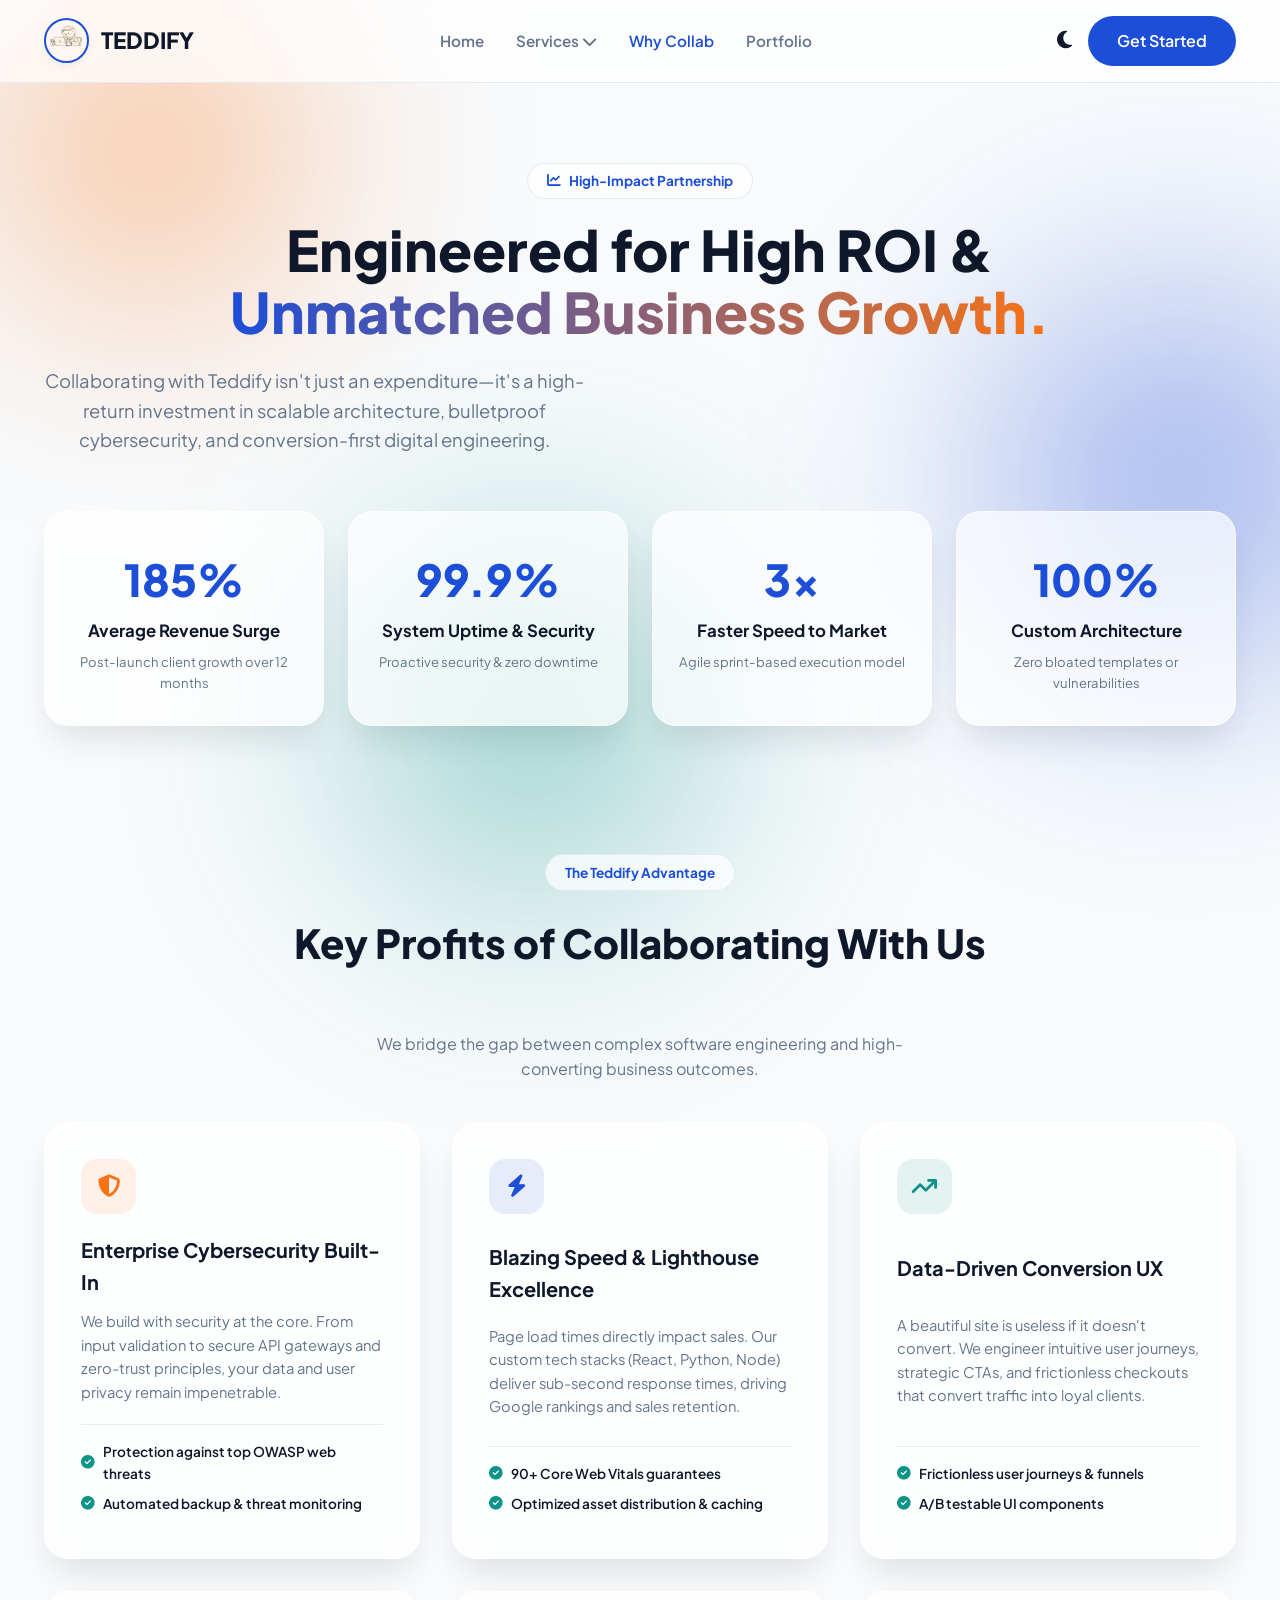
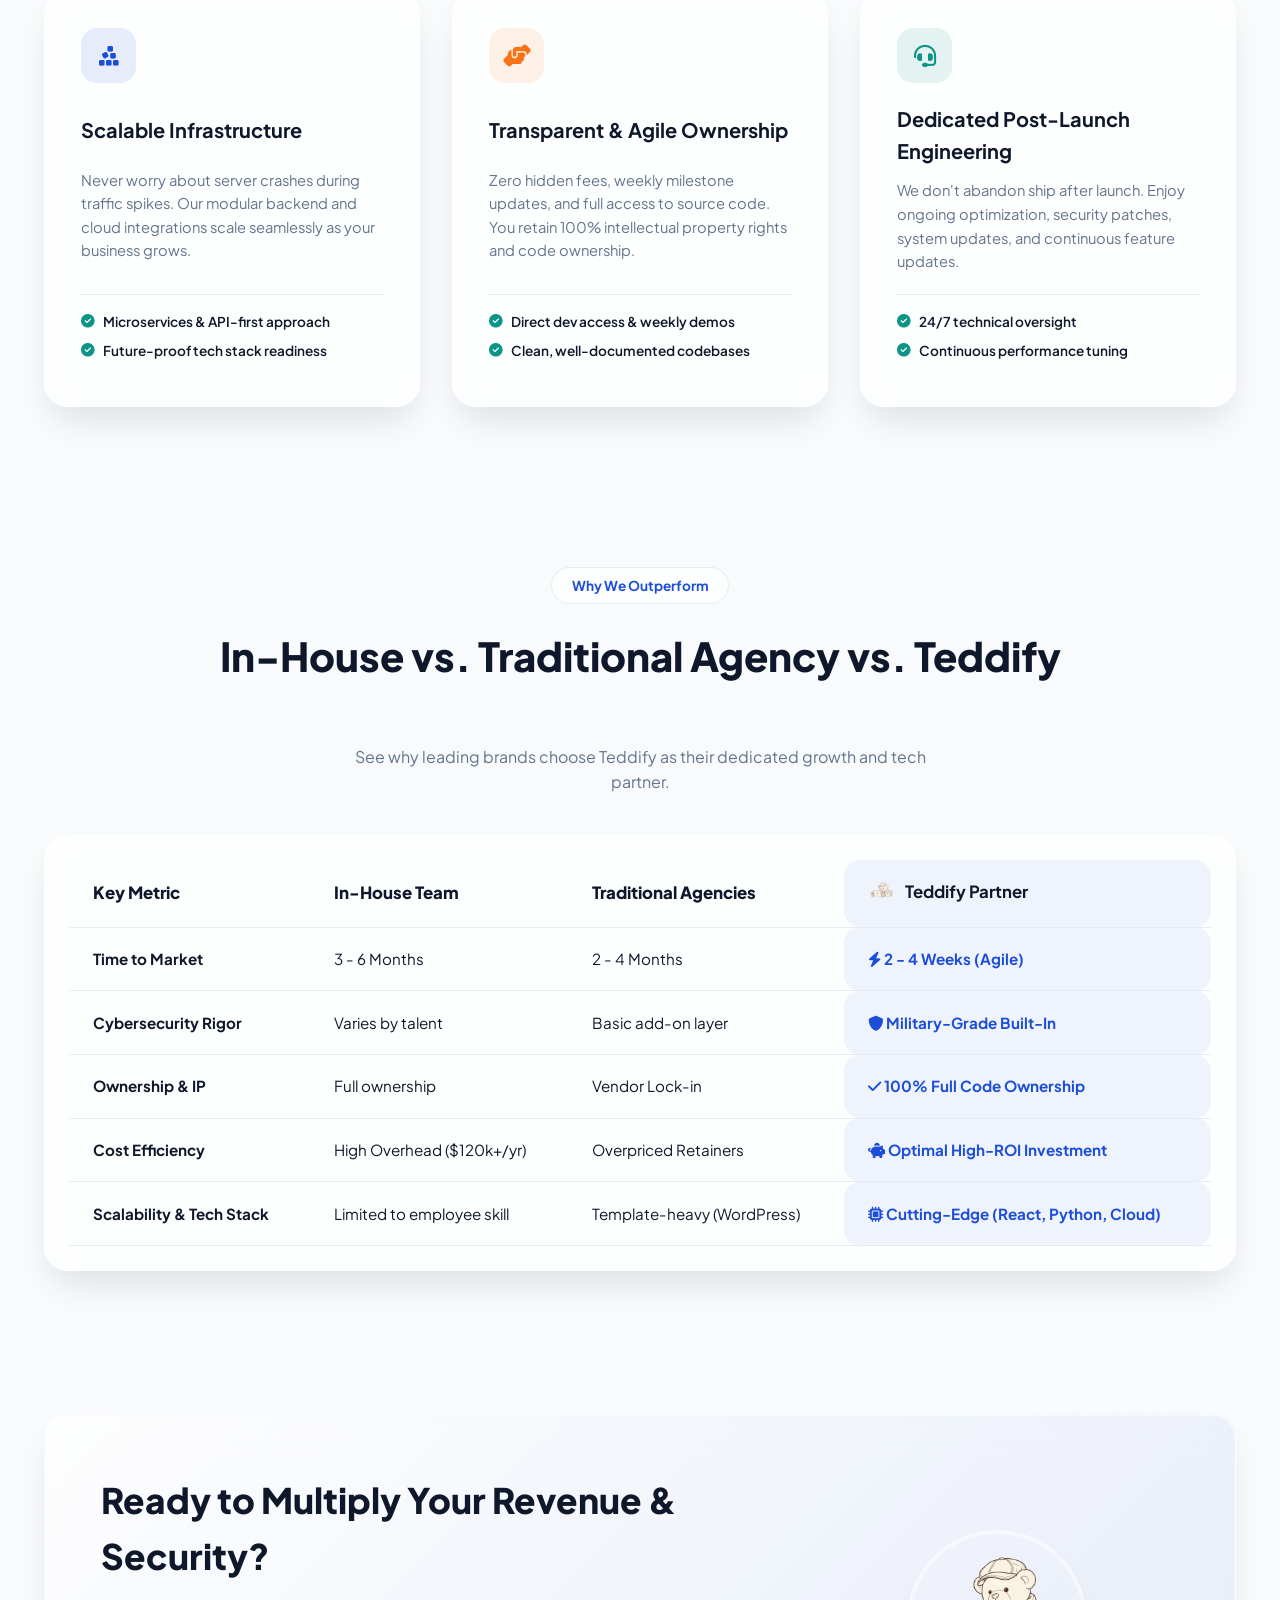
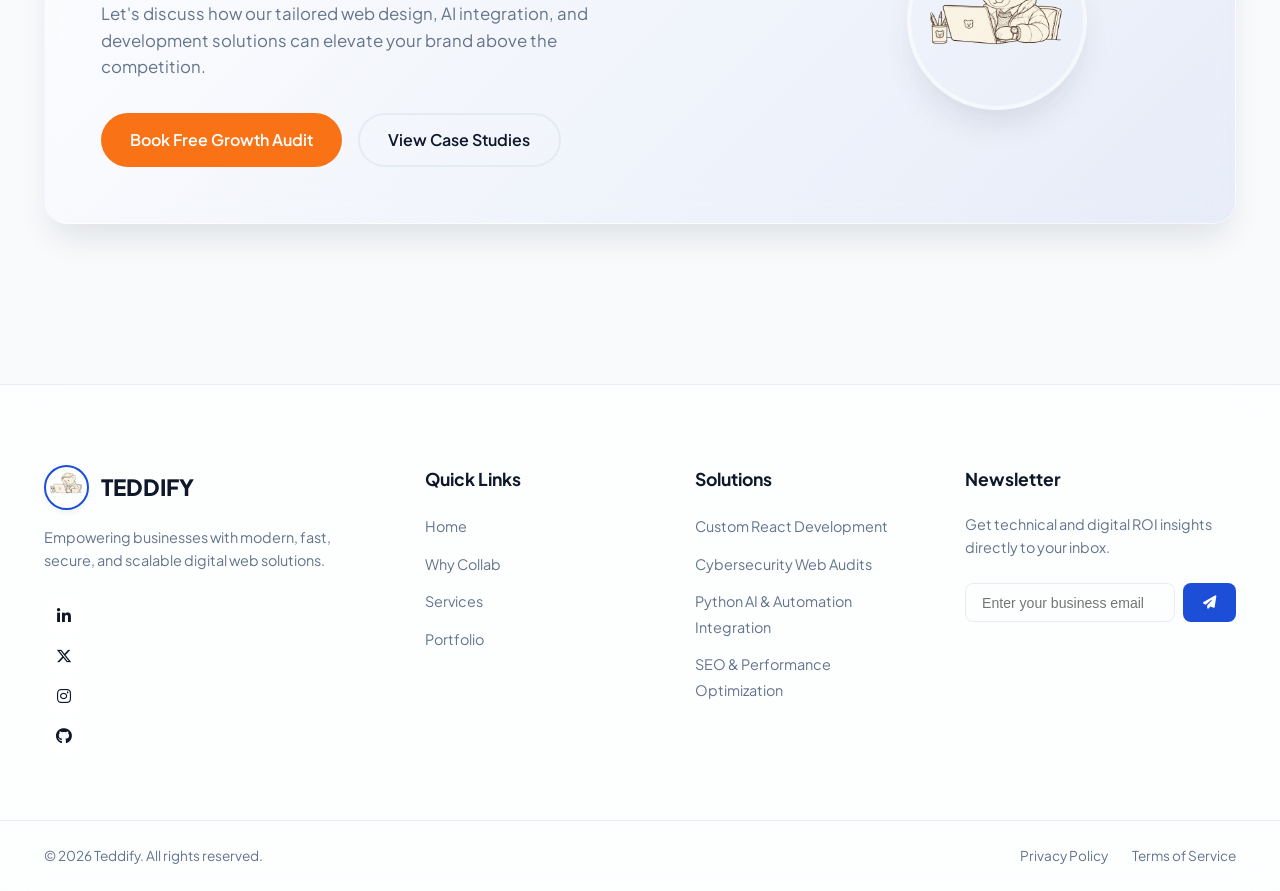
<file: Teddify_webPage/benefits.html>
<!DOCTYPE html>
<html lang="en">
<head>
    <meta charset="UTF-8">
    <meta name="viewport" content="width=device-width, initial-scale=1.0">
    <title>Benefits & ROI of Collaborating with Us | Teddify</title>
    
    <!-- Google Fonts -->
    <link rel="preconnect" href="https://fonts.googleapis.com">
    <link rel="preconnect" href="https://fonts.gstatic.com" crossorigin>
    <link href="https://fonts.googleapis.com/css2?family=Plus+Jakarta+Sans:wght@400;500;600;700;800&display=swap" rel="stylesheet">
    
    <!-- FontAwesome Premium Icons -->
    <link rel="stylesheet" href="https://cdnjs.cloudflare.com/ajax/libs/font-awesome/6.4.0/css/all.min.css">

    <!-- Custom CSS -->
    <link rel="stylesheet" href="styles.css">
</head>
<body>

    <!-- Animated Soft Mesh Background -->
    <div class="bg-shape bg-shape-1"></div>
    <div class="bg-shape bg-shape-2"></div>
    <div class="bg-shape bg-shape-3"></div>

    <!-- Header / Navigation -->
    <header class="header">
        <div class="container header-container">
            <a href="index.html" class="logo">
                <img src="Logo.png" alt="Teddify Logo" class="custom-logo">
                <span>TEDDIFY</span>
            </a>

            <nav class="nav-links">
                <a href="index.html#home" class="nav-link">Home</a>
                <div class="dropdown">
                    <a href="index.html#services" class="nav-link dropdown-toggle">
                        Services <i class="fa-solid fa-chevron-down dropdown-arrow"></i>
                    </a>
                    <div class="dropdown-menu">
                        <a href="index.html#services"><i class="fa-solid fa-laptop-code"></i> Web Design</a>
                        <a href="index.html#services"><i class="fa-solid fa-code"></i> Development</a>
                        <a href="index.html#services"><i class="fa-solid fa-magnifying-glass-chart"></i> SEO</a>
                    </div>
                </div>
                <a href="benefits.html" class="nav-link active">Why Collab</a>
                <a href="index.html#portfolio" class="nav-link">Portfolio</a>
            </nav>

            <div class="header-actions">
                <!-- Dark Mode Toggle -->
                <button class="theme-toggle" id="themeToggle" aria-label="Toggle Dark Mode">
                    <i class="fa-solid fa-moon"></i>
                </button>
                <a href="#contact" class="btn btn-primary btn-quote magnetic-btn">Get Started</a>
                <button class="mobile-toggle" id="mobileToggle" aria-label="Toggle menu">
                    <i class="fa-solid fa-bars"></i>
                </button>
            </div>
        </div>
    </header>

    <main>
        <!-- Benefits Hero Section -->
        <section class="benefits-hero">
            <div class="container">
                <div class="benefits-hero-content animate-on-scroll">
                    <span class="hero-badge"><i class="fa-solid fa-chart-line"></i> High-Impact Partnership</span>
                    <h1 class="hero-title">
                        Engineered for High ROI & <br>
                        <span class="text-gradient">Unmatched Business Growth.</span>
                    </h1>
                    <p class="hero-subtitle">
                        Collaborating with Teddify isn't just an expenditure—it's a high-return investment in scalable architecture, bulletproof cybersecurity, and conversion-first digital engineering.
                    </p>
                </div>

                <!-- Live ROI Stats Counter Grid -->
                <div class="stats-grid animate-on-scroll">
                    <div class="stat-card glass-card">
                        <div class="stat-number" data-target="185">0%</div>
                        <div class="stat-label">Average Revenue Surge</div>
                        <p class="stat-subtext">Post-launch client growth over 12 months</p>
                    </div>
                    <div class="stat-card glass-card">
                        <div class="stat-number" data-target="99.9">0%</div>
                        <div class="stat-label">System Uptime & Security</div>
                        <p class="stat-subtext">Proactive security & zero downtime</p>
                    </div>
                    <div class="stat-card glass-card">
                        <div class="stat-number" data-target="3">0x</div>
                        <div class="stat-label">Faster Speed to Market</div>
                        <p class="stat-subtext">Agile sprint-based execution model</p>
                    </div>
                    <div class="stat-card glass-card">
                        <div class="stat-number" data-target="100">0%</div>
                        <div class="stat-label">Custom Architecture</div>
                        <p class="stat-subtext">Zero bloated templates or vulnerabilities</p>
                    </div>
                </div>
            </div>
        </section>

        <!-- Key Profit & Strategic Benefits Section -->
        <section class="key-benefits-section">
            <div class="container">
                <div class="section-header text-center animate-on-scroll">
                    <span class="section-badge">The Teddify Advantage</span>
                    <h2 class="section-title">Key Profits of Collaborating With Us</h2>
                    <p class="section-subtitle">We bridge the gap between complex software engineering and high-converting business outcomes.</p>
                </div>

                <div class="benefits-grid">
                    <!-- Benefit Card 1 -->
                    <div class="benefit-card glass-card animate-on-scroll">
                        <div class="benefit-icon-box icon-orange">
                            <i class="fa-solid fa-shield-halved"></i>
                        </div>
                        <h3>Enterprise Cybersecurity Built-In</h3>
                        <p>We build with security at the core. From input validation to secure API gateways and zero-trust principles, your data and user privacy remain impenetrable.</p>
                        <ul class="benefit-bullets">
                            <li><i class="fa-solid fa-circle-check"></i> Protection against top OWASP web threats</li>
                            <li><i class="fa-solid fa-circle-check"></i> Automated backup & threat monitoring</li>
                        </ul>
                    </div>

                    <!-- Benefit Card 2 -->
                    <div class="benefit-card glass-card animate-on-scroll">
                        <div class="benefit-icon-box icon-blue">
                            <i class="fa-solid fa-bolt"></i>
                        </div>
                        <h3>Blazing Speed & Lighthouse Excellence</h3>
                        <p>Page load times directly impact sales. Our custom tech stacks (React, Python, Node) deliver sub-second response times, driving Google rankings and sales retention.</p>
                        <ul class="benefit-bullets">
                            <li><i class="fa-solid fa-circle-check"></i> 90+ Core Web Vitals guarantees</li>
                            <li><i class="fa-solid fa-circle-check"></i> Optimized asset distribution & caching</li>
                        </ul>
                    </div>

                    <!-- Benefit Card 3 -->
                    <div class="benefit-card glass-card animate-on-scroll">
                        <div class="benefit-icon-box icon-teal">
                            <i class="fa-solid fa-arrow-trend-up"></i>
                        </div>
                        <h3>Data-Driven Conversion UX</h3>
                        <p>A beautiful site is useless if it doesn't convert. We engineer intuitive user journeys, strategic CTAs, and frictionless checkouts that convert traffic into loyal clients.</p>
                        <ul class="benefit-bullets">
                            <li><i class="fa-solid fa-circle-check"></i> Frictionless user journeys & funnels</li>
                            <li><i class="fa-solid fa-circle-check"></i> A/B testable UI components</li>
                        </ul>
                    </div>

                    <!-- Benefit Card 4 -->
                    <div class="benefit-card glass-card animate-on-scroll">
                        <div class="benefit-icon-box icon-blue">
                            <i class="fa-solid fa-cubes-stacked"></i>
                        </div>
                        <h3>Scalable Infrastructure</h3>
                        <p>Never worry about server crashes during traffic spikes. Our modular backend and cloud integrations scale seamlessly as your business grows.</p>
                        <ul class="benefit-bullets">
                            <li><i class="fa-solid fa-circle-check"></i> Microservices & API-first approach</li>
                            <li><i class="fa-solid fa-circle-check"></i> Future-proof tech stack readiness</li>
                        </ul>
                    </div>

                    <!-- Benefit Card 5 -->
                    <div class="benefit-card glass-card animate-on-scroll">
                        <div class="benefit-icon-box icon-orange">
                            <i class="fa-solid fa-handshake-angle"></i>
                        </div>
                        <h3>Transparent & Agile Ownership</h3>
                        <p>Zero hidden fees, weekly milestone updates, and full access to source code. You retain 100% intellectual property rights and code ownership.</p>
                        <ul class="benefit-bullets">
                            <li><i class="fa-solid fa-circle-check"></i> Direct dev access & weekly demos</li>
                            <li><i class="fa-solid fa-circle-check"></i> Clean, well-documented codebases</li>
                        </ul>
                    </div>

                    <!-- Benefit Card 6 -->
                    <div class="benefit-card glass-card animate-on-scroll">
                        <div class="benefit-icon-box icon-teal">
                            <i class="fa-solid fa-headset"></i>
                        </div>
                        <h3>Dedicated Post-Launch Engineering</h3>
                        <p>We don't abandon ship after launch. Enjoy ongoing optimization, security patches, system updates, and continuous feature updates.</p>
                        <ul class="benefit-bullets">
                            <li><i class="fa-solid fa-circle-check"></i> 24/7 technical oversight</li>
                            <li><i class="fa-solid fa-circle-check"></i> Continuous performance tuning</li>
                        </ul>
                    </div>
                </div>
            </div>
        </section>

        <!-- Interactive Comparison Matrix: Traditional vs Teddify -->
        <section class="comparison-section">
            <div class="container">
                <div class="section-header text-center animate-on-scroll">
                    <span class="section-badge">Why We Outperform</span>
                    <h2 class="section-title">In-House vs. Traditional Agency vs. Teddify</h2>
                    <p class="section-subtitle">See why leading brands choose Teddify as their dedicated growth and tech partner.</p>
                </div>

                <div class="table-responsive glass-card animate-on-scroll">
                    <table class="comparison-table">
                        <thead>
                            <tr>
                                <th>Key Metric</th>
                                <th>In-House Team</th>
                                <th>Traditional Agencies</th>
                                <th class="highlight-column"><img src="Logo.png" alt="Teddify" class="table-logo"> Teddify Partner</th>
                            </tr>
                        </thead>
                        <tbody>
                            <tr>
                                <td><strong>Time to Market</strong></td>
                                <td>3 - 6 Months</td>
                                <td>2 - 4 Months</td>
                                <td class="highlight-column text-accent"><i class="fa-solid fa-bolt"></i> 2 - 4 Weeks (Agile)</td>
                            </tr>
                            <tr>
                                <td><strong>Cybersecurity Rigor</strong></td>
                                <td>Varies by talent</td>
                                <td>Basic add-on layer</td>
                                <td class="highlight-column text-accent"><i class="fa-solid fa-shield"></i> Military-Grade Built-In</td>
                            </tr>
                            <tr>
                                <td><strong>Ownership & IP</strong></td>
                                <td>Full ownership</td>
                                <td>Vendor Lock-in</td>
                                <td class="highlight-column text-accent"><i class="fa-solid fa-check"></i> 100% Full Code Ownership</td>
                            </tr>
                            <tr>
                                <td><strong>Cost Efficiency</strong></td>
                                <td>High Overhead ($120k+/yr)</td>
                                <td>Overpriced Retainers</td>
                                <td class="highlight-column text-accent"><i class="fa-solid fa-piggy-bank"></i> Optimal High-ROI Investment</td>
                            </tr>
                            <tr>
                                <td><strong>Scalability & Tech Stack</strong></td>
                                <td>Limited to employee skill</td>
                                <td>Template-heavy (WordPress)</td>
                                <td class="highlight-column text-accent"><i class="fa-solid fa-microchip"></i> Cutting-Edge (React, Python, Cloud)</td>
                            </tr>
                        </tbody>
                    </table>
                </div>
            </div>
        </section>

        <!-- Interactive ROI & Impact Showcase -->
        <section class="impact-section">
            <div class="container">
                <div class="impact-card glass-card animate-on-scroll">
                    <div class="impact-content">
                        <h2>Ready to Multiply Your Revenue & Security?</h2>
                        <p>Let's discuss how our tailored web design, AI integration, and development solutions can elevate your brand above the competition.</p>
                        <div class="impact-actions">
                            <a href="#contact" class="btn btn-accent btn-glow magnetic-btn">Book Free Growth Audit</a>
                            <a href="index.html#portfolio" class="btn btn-outline magnetic-btn">View Case Studies</a>
                        </div>
                    </div>
                    <div class="impact-mascot">
                        <img src="Logo.png" alt="Teddify mascot developer" class="impact-mascot-img">
                    </div>
                </div>
            </div>
        </section>
    </main>

    <!-- Footer Section -->
    <footer class="footer animate-on-scroll">
        <div class="container footer-container">
            <div class="footer-col">
                <a href="index.html" class="logo footer-logo">
                    <img src="Logo.png" alt="Teddify Logo" class="custom-logo">
                    <span>TEDDIFY</span>
                </a>
                <p class="footer-desc">
                    Empowering businesses with modern, fast, secure, and scalable digital web solutions.
                </p>
                <div class="footer-socials">
                    <a href="#" class="social-btn"><i class="fa-brands fa-linkedin-in"></i></a>
                    <a href="#" class="social-btn"><i class="fa-brands fa-x-twitter"></i></a>
                    <a href="#" class="social-btn"><i class="fa-brands fa-instagram"></i></a>
                    <a href="#" class="social-btn"><i class="fa-brands fa-github"></i></a>
                </div>
            </div>

            <div class="footer-col">
                <h4 class="footer-title">Quick Links</h4>
                <ul class="footer-links">
                    <li><a href="index.html#home">Home</a></li>
                    <li><a href="benefits.html">Why Collab</a></li>
                    <li><a href="index.html#services">Services</a></li>
                    <li><a href="index.html#portfolio">Portfolio</a></li>
                </ul>
            </div>

            <div class="footer-col">
                <h4 class="footer-title">Solutions</h4>
                <ul class="footer-links">
                    <li><a href="#">Custom React Development</a></li>
                    <li><a href="#">Cybersecurity Web Audits</a></li>
                    <li><a href="#">Python AI & Automation Integration</a></li>
                    <li><a href="#">SEO & Performance Optimization</a></li>
                </ul>
            </div>

            <div class="footer-col">
                <h4 class="footer-title">Newsletter</h4>
                <p class="footer-desc">Get technical and digital ROI insights directly to your inbox.</p>
                <form class="newsletter-form" onsubmit="event.preventDefault();">
                    <input type="email" placeholder="Enter your business email" required>
                    <button type="submit"><i class="fa-solid fa-paper-plane"></i></button>
                </form>
            </div>
        </div>

        <div class="footer-bottom">
            <div class="container footer-bottom-content">
                <p>&copy; 2026 Teddify. All rights reserved.</p>
                <div class="footer-legal">
                    <a href="#">Privacy Policy</a>
                    <a href="#">Terms of Service</a>
                </div>
            </div>
        </div>
    </footer>

    <!-- Custom JS -->
    <script src="script.js"></script>
</body>
</html>
</file>
<file: Teddify_webPage/styles.css>
/* ==========================================================================
   CSS Variables & Theming
   ========================================================================== */
:root {
    /* Light Mode Variables (Default) */
    --primary-blue: #1d4ed8;
    --primary-hover: #1e40af;
    --accent-orange: #f97316;
    --accent-orange-hover: #ea580c;
    --accent-teal: #0d9488;
    
    --bg-main: #f8fafc;
    --text-dark: #0f172a;
    --text-muted: #64748b;
    --text-light: #94a3b8;
    
    --glass-bg: rgba(255, 255, 255, 0.7);
    --glass-border: rgba(255, 255, 255, 0.5);
    --border-color: rgba(226, 232, 240, 0.8);
    
    --shadow-sm: 0 4px 6px -1px rgba(0, 0, 0, 0.05);
    --shadow-lg: 0 20px 35px -10px rgba(15, 23, 42, 0.12);
    
    --radius-sm: 8px;
    --radius-md: 16px;
    --radius-lg: 24px;
    --radius-full: 9999px;
    
    --transition: all 0.3s cubic-bezier(0.4, 0, 0.2, 1);
}
/* Custom Logo Styling */
.logo {
    display: flex;
    align-items: center;
    gap: 0.75rem;
    font-weight: 800;
    font-size: 1.4rem;
}
/* ==========================================================================
   Hero Logo Showcase Card (Replacing Lottie)
   ========================================================================== */
.hero-logo-showcase {
    position: relative;
    padding: 3rem 2rem;
    display: flex;
    flex-direction: column;
    align-items: center;
    justify-content: center;
    text-align: center;
    overflow: hidden;
    min-height: 400px;
}

/* Floating status badge at the top */
.floating-badge {
    position: absolute;
    top: 20px;
    background: var(--glass-bg);
    border: 1px solid var(--border-color);
    padding: 0.4rem 1rem;
    border-radius: var(--radius-full);
    font-size: 0.8rem;
    font-weight: 700;
    color: var(--primary-blue);
    display: flex;
    align-items: center;
    gap: 0.5rem;
    box-shadow: var(--shadow-sm);
    backdrop-filter: blur(10px);
}

/* Main Hero Logo Styling with Floating Animation */
.hero-logo-wrapper {
    position: relative;
    margin: 1.5rem 0;
    animation: floatAnimation 4s ease-in-out infinite;
}

.hero-main-logo {
    width: 220px;
    height: 220px;
    object-fit: cover;
    border-radius: 50%;
    border: 4px solid var(--glass-border);
    box-shadow: 0 20px 40px rgba(0, 0, 0, 0.2);
    position: relative;
    z-index: 2;
}

/* Glowing Aura Ring Behind the Logo */
.logo-glow-ring {
    position: absolute;
    inset: -15px;
    border-radius: 50%;
    background: linear-gradient(135deg, var(--accent-orange), var(--primary-blue), var(--accent-teal));
    z-index: 1;
    opacity: 0.6;
    filter: blur(20px);
    animation: pulseGlow 4s ease-in-out infinite alternate;
}

@keyframes floatAnimation {
    0% { transform: translateY(0px); }
    50% { transform: translateY(-12px); }
    100% { transform: translateY(0px); }
}

@keyframes pulseGlow {
    0% { transform: scale(0.95); opacity: 0.4; }
    100% { transform: scale(1.05); opacity: 0.8; }
}

/* Tech Pills at the Bottom of the Card */
.hero-tech-pills {
    display: flex;
    gap: 0.75rem;
    margin-top: 1rem;
    z-index: 2;
}

.hero-tech-pills span {
    background: var(--glass-bg);
    border: 1px solid var(--border-color);
    padding: 0.4rem 0.8rem;
    border-radius: var(--radius-sm);
    font-size: 0.8rem;
    font-weight: 600;
    color: var(--text-muted);
    display: flex;
    align-items: center;
    gap: 0.4rem;
    backdrop-filter: blur(10px);
}

.hero-tech-pills span i {
    color: var(--primary-blue);
}
.custom-logo {
    width: 45px;
    height: 45px;
    object-fit: cover;
    border-radius: 50%; /* Makes it a clean circle */
    border: 2px solid var(--primary-blue);
    box-shadow: var(--shadow-sm);
    transition: var(--transition);
}

.logo:hover .custom-logo {
    transform: scale(1.05);
    border-color: var(--accent-orange);
}
/* Dark Mode Variables */
body.dark-theme {
    --bg-main: #020617;
    --text-dark: #f8fafc;
    --text-muted: #cbd5e1;
    --text-light: #94a3b8;
    
    --glass-bg: rgba(15, 23, 42, 0.6);
    --glass-border: rgba(255, 255, 255, 0.1);
    --border-color: rgba(255, 255, 255, 0.1);
    
    --shadow-sm: 0 4px 6px -1px rgba(0, 0, 0, 0.5);
    --shadow-lg: 0 20px 35px -10px rgba(0, 0, 0, 0.7);
}

/* ==========================================================================
   Reset & Base Styles
   ========================================================================== */
* {
    margin: 0;
    padding: 0;
    box-sizing: border-box;
}

html { scroll-behavior: smooth; }

body {
    font-family: 'Plus Jakarta Sans', sans-serif;
    background-color: var(--bg-main);
    color: var(--text-dark);
    line-height: 1.6;
    overflow-x: hidden;
    transition: background-color 0.5s ease, color 0.5s ease;
}

a { text-decoration: none; color: inherit; }
ul { list-style: none; }

.container {
    width: 100%; max-width: 1240px; margin: 0 auto; padding: 0 1.5rem;
}

/* ==========================================================================
   Animated Mesh Background
   ========================================================================== */
.bg-shape {
    position: fixed; border-radius: 50%; filter: blur(100px); z-index: -1; pointer-events: none; opacity: 0.5;
    animation: blobBounce 20s infinite alternate cubic-bezier(0.4, 0, 0.2, 1);
}
.bg-shape-1 { width: 500px; height: 500px; background: radial-gradient(circle, var(--accent-orange) 0%, transparent 70%); top: -100px; left: -100px; }
.bg-shape-2 { width: 600px; height: 600px; background: radial-gradient(circle, var(--primary-blue) 0%, transparent 70%); top: 20%; right: -200px; animation-delay: -5s; }
.bg-shape-3 { width: 550px; height: 550px; background: radial-gradient(circle, var(--accent-teal) 0%, transparent 70%); bottom: -100px; left: 20%; animation-delay: -10s; }

@keyframes blobBounce {
    0% { transform: translate(0px, 0px) scale(1); }
    33% { transform: translate(30px, -50px) scale(1.1); }
    66% { transform: translate(-20px, 20px) scale(0.9); }
    100% { transform: translate(0px, 0px) scale(1); }
}

/* Glassmorphism Utility */
.glass-card {
    background: var(--glass-bg); backdrop-filter: blur(16px); -webkit-backdrop-filter: blur(16px);
    border: 1px solid var(--glass-border); box-shadow: var(--shadow-lg); border-radius: var(--radius-lg);
}

/* ==========================================================================
   Header & Navigation
   ========================================================================== */
.header {
    position: sticky; top: 0; z-index: 100; background: var(--glass-bg); backdrop-filter: blur(20px);
    border-bottom: 1px solid var(--border-color); padding: 1rem 0; transition: var(--transition);
}
.header-container { display: flex; align-items: center; justify-content: space-between; }
.logo { display: flex; align-items: center; gap: 0.75rem; font-weight: 800; font-size: 1.4rem; }
.logo-icon { width: 42px; height: 42px; background: linear-gradient(135deg, var(--accent-orange), var(--primary-blue)); color: #fff; border-radius: var(--radius-sm); display: flex; align-items: center; justify-content: center; font-size: 1.2rem; }

.nav-links { display: flex; align-items: center; gap: 2rem; }
.nav-link { font-weight: 600; font-size: 0.95rem; color: var(--text-muted); transition: var(--transition); }
.nav-link:hover, .nav-link.active { color: var(--primary-blue); }

.dropdown { position: relative; }
.dropdown-menu {
    position: absolute; top: 100%; left: 0; width: 200px; background: var(--glass-bg); backdrop-filter: blur(16px);
    border: 1px solid var(--border-color); border-radius: var(--radius-md); box-shadow: var(--shadow-md);
    padding: 0.75rem 0; opacity: 0; visibility: hidden; transform: translateY(10px); transition: var(--transition);
}
.dropdown:hover .dropdown-menu { opacity: 1; visibility: visible; transform: translateY(0); }
.dropdown-menu a { display: flex; align-items: center; gap: 0.75rem; padding: 0.6rem 1.25rem; font-size: 0.9rem; font-weight: 500; color: var(--text-dark); }
.dropdown-menu a:hover { color: var(--primary-blue); }

.header-actions { display: flex; align-items: center; gap: 1rem; }
.theme-toggle { background: none; border: none; font-size: 1.25rem; color: var(--text-dark); cursor: pointer; transition: var(--transition); }
.theme-toggle:hover { color: var(--primary-blue); transform: rotate(15deg); }
.mobile-toggle { display: none; background: none; border: none; font-size: 1.5rem; color: var(--text-dark); cursor: pointer; }

/* Buttons */
.btn {
    display: inline-flex; align-items: center; justify-content: center; padding: 0.75rem 1.8rem;
    border-radius: var(--radius-full); font-weight: 600; cursor: pointer; border: none;
    transition: background 0.3s, color 0.3s, border 0.3s;
}
.btn-primary { background: var(--primary-blue); color: #fff; }
.btn-accent { background: linear-gradient(135deg, var(--accent-orange), #f97316); color: #fff; }
.btn-outline { background: transparent; border: 2px solid var(--border-color); color: var(--text-dark); }

/* ==========================================================================
   Hero Section
   ========================================================================== */
.hero { padding: 6rem 0 4rem; }
.hero-container { display: grid; grid-template-columns: 1.1fr 0.9fr; gap: 3rem; align-items: center; }
.hero-title { font-size: 3.5rem; font-weight: 800; line-height: 1.1; margin-bottom: 1.5rem; }
.text-gradient {
    background: linear-gradient(to right, var(--primary-blue), var(--accent-orange), var(--accent-teal), var(--primary-blue));
    background-size: 300% auto; color: transparent; -webkit-background-clip: text; background-clip: text;
    animation: gradientShift 6s linear infinite;
}
@keyframes gradientShift { 0% { background-position: 0% center; } 100% { background-position: 300% center; } }
.hero-subtitle { font-size: 1.15rem; color: var(--text-muted); margin-bottom: 2rem; max-width: 540px; }
.hero-buttons { display: flex; gap: 1rem; margin-bottom: 2.5rem; }
.hero-socials { display: flex; align-items: center; gap: 1rem; padding-top: 1rem; border-top: 1px solid var(--border-color); }
.social-icons { display: flex; gap: 0.6rem; }
.social-btn {
    width: 40px; height: 40px; border-radius: 50%; background: var(--glass-bg); border: 1px solid var(--glass-border);
    display: flex; align-items: center; justify-content: center; color: var(--text-dark); transition: var(--transition);
}
.social-btn:hover { background: var(--primary-blue); color: #fff; transform: translateY(-3px); }
.lottie-container { padding: 1rem; display: flex; justify-content: center; align-items: center; }

/* ==========================================================================
   Infinite Logo Marquee
   ========================================================================== */
.marquee-wrapper { padding: 3rem 0; border-top: 1px solid var(--border-color); border-bottom: 1px solid var(--border-color); overflow: hidden; background: var(--glass-bg); backdrop-filter: blur(10px); }
.marquee-title { text-align: center; font-size: 0.9rem; font-weight: 600; color: var(--text-muted); margin-bottom: 1.5rem; text-transform: uppercase; letter-spacing: 1px; }
.marquee { width: 100%; overflow: hidden; white-space: nowrap; position: relative; }
.marquee::before, .marquee::after { content: ""; position: absolute; top: 0; width: 150px; height: 100%; z-index: 2; }
.marquee::before { left: 0; background: linear-gradient(to right, var(--bg-main), transparent); }
.marquee::after { right: 0; background: linear-gradient(to left, var(--bg-main), transparent); }
.marquee-content { display: inline-flex; gap: 4rem; animation: scroll 25s linear infinite; align-items: center; }
.marquee-content i { font-size: 2rem; color: var(--text-muted); transition: var(--transition); }
.marquee-content span { font-size: 1.2rem; font-weight: 600; color: var(--text-muted); margin-left: 0.5rem; }
.marquee-content:hover { animation-play-state: paused; }
.marquee-content i:hover { color: var(--primary-blue); }
@keyframes scroll { 0% { transform: translateX(0); } 100% { transform: translateX(-50%); } }

/* ==========================================================================
   Features & Services Sections
   ========================================================================== */
.why-choose, .services-section, .portfolio-section { padding: 6rem 0; }
.section-title { font-size: 2.5rem; font-weight: 800; text-align: center; margin-bottom: 3.5rem; }

.features-grid { display: grid; grid-template-columns: repeat(3, 1fr); gap: 2rem; }
.feature-card { padding: 2.5rem; transition: var(--transition); }
.feature-card:hover { transform: translateY(-10px); border-color: var(--primary-blue); }
.feature-icon-wrapper { width: 60px; height: 60px; border-radius: var(--radius-md); display: flex; align-items: center; justify-content: center; font-size: 1.5rem; margin-bottom: 1.5rem; }
.icon-orange { background: rgba(249, 115, 22, 0.1); color: var(--accent-orange); }
.icon-blue { background: rgba(29, 78, 216, 0.1); color: var(--primary-blue); }
.icon-teal { background: rgba(13, 148, 136, 0.1); color: var(--accent-teal); }
.feature-title { font-size: 1.3rem; font-weight: 700; margin-bottom: 0.75rem; }
.feature-desc { color: var(--text-muted); }

.services-grid { display: grid; grid-template-columns: repeat(4, 1fr); gap: 1.5rem; }
.service-box { padding: 2rem 1.5rem; text-align: center; border-radius: var(--radius-md); transition: var(--transition); }
.service-box:hover { transform: translateY(-5px); border-color: var(--primary-blue); }
.service-icon { font-size: 2rem; color: var(--primary-blue); margin-bottom: 1rem; }
.service-box h4 { font-size: 1.1rem; font-weight: 700; margin-bottom: 0.5rem; }
.service-box p { font-size: 0.88rem; color: var(--text-muted); }

/* ==========================================================================
   Portfolio Section
   ========================================================================== */
.portfolio-header { display: flex; justify-content: space-between; align-items: center; margin-bottom: 2.5rem; }
.portfolio-header .section-title { margin-bottom: 0; text-align: left; }
.view-all-link { font-weight: 700; color: var(--primary-blue); display: flex; align-items: center; gap: 0.5rem; }
.view-all-link:hover { gap: 0.8rem; }

.portfolio-grid { display: grid; grid-template-columns: repeat(3, 1fr); gap: 2rem; }
.portfolio-card { overflow: hidden; transition: var(--transition); padding: 0; }
.portfolio-card:hover { transform: translateY(-8px); border-color: var(--primary-blue); }

.portfolio-img { height: 220px; position: relative; overflow: hidden; }
.portfolio-bg-1 { background: linear-gradient(135deg, #1e3a8a, #3b82f6); }
.portfolio-bg-2 { background: linear-gradient(135deg, #ea580c, #f97316); }
.portfolio-bg-3 { background: linear-gradient(135deg, #0f766e, #14b8a6); }

.portfolio-overlay {
    position: absolute; inset: 0; background: rgba(15, 23, 42, 0.6); backdrop-filter: blur(4px);
    display: flex; align-items: center; justify-content: center; opacity: 0; transition: var(--transition);
}
.portfolio-card:hover .portfolio-overlay { opacity: 1; }
.portfolio-btn { background: #fff; color: #0f172a; padding: 0.6rem 1.2rem; border-radius: var(--radius-full); font-size: 0.85rem; font-weight: 700; border: none; }

.portfolio-info { padding: 1.5rem; }
.portfolio-tag { font-size: 0.75rem; font-weight: 700; color: var(--primary-blue); text-transform: uppercase; letter-spacing: 0.5px; }
.portfolio-info h3 { font-size: 1.1rem; font-weight: 700; margin-top: 0.25rem; color: var(--text-dark); }

/* ==========================================================================
   Footer
   ========================================================================== */
.footer {
    background: var(--glass-bg); backdrop-filter: blur(20px); border-top: 1px solid var(--border-color);
    padding: 5rem 0 0; margin-top: 4rem;
}
.footer-container { display: grid; grid-template-columns: 1.5fr 1fr 1fr 1.2fr; gap: 3rem; padding-bottom: 4rem; }
.footer-desc { color: var(--text-muted); font-size: 0.9rem; margin-top: 1rem; margin-bottom: 1.5rem; max-width: 300px; }
.footer-title { font-size: 1.1rem; font-weight: 700; margin-bottom: 1.25rem; color: var(--text-dark); }
.footer-links li { margin-bottom: 0.75rem; }
.footer-links a { color: var(--text-muted); font-size: 0.9rem; transition: var(--transition); }
.footer-links a:hover { color: var(--primary-blue); padding-left: 4px; }

.newsletter-form { display: flex; gap: 0.5rem; margin-top: 1rem; }
.newsletter-form input {
    flex: 1; padding: 0.65rem 1rem; border-radius: var(--radius-sm); border: 1px solid var(--border-color);
    background: transparent; color: var(--text-dark); font-size: 0.88rem; outline: none;
}
.newsletter-form input:focus { border-color: var(--primary-blue); }
.newsletter-form button { background: var(--primary-blue); color: #ffffff; border: none; padding: 0 1.25rem; border-radius: var(--radius-sm); cursor: pointer; transition: var(--transition); }
.newsletter-form button:hover { background: var(--primary-hover); }

.footer-bottom { border-top: 1px solid var(--border-color); padding: 1.5rem 0; }
.footer-bottom-content { display: flex; justify-content: space-between; align-items: center; font-size: 0.85rem; color: var(--text-muted); }
.footer-legal { display: flex; gap: 1.5rem; }
.footer-legal a:hover { color: var(--primary-blue); }

/* ==========================================================================
   Animations & Responsive
   ========================================================================== */
.animate-on-scroll { opacity: 0; transform: translateY(40px); transition: opacity 0.8s ease-out, transform 0.8s ease-out; }
.animate-on-scroll.animated { opacity: 1; transform: translateY(0); }

@media (max-width: 992px) {
    .hero-container { grid-template-columns: 1fr; text-align: center; }
    .hero-subtitle { margin: 0 auto 2rem; }
    .hero-buttons, .hero-socials { justify-content: center; }
    .features-grid, .portfolio-grid { grid-template-columns: 1fr; }
    .services-grid { grid-template-columns: repeat(2, 1fr); }
    .footer-container { grid-template-columns: 1fr 1fr; }
}

@media (max-width: 768px) {
    .nav-links { display: none; }
    .mobile-toggle { display: block; }
    .hero-title { font-size: 2.5rem; }
    .services-grid, .footer-container { grid-template-columns: 1fr; }
    .portfolio-header { flex-direction: column; gap: 1rem; align-items: flex-start; }
    .footer-bottom-content { flex-direction: column; gap: 1rem; text-align: center; }
}
/* ==========================================================================
   Benefits & Collaboration Page Specific Styles
   ========================================================================== */
.benefits-hero {
    padding: 5rem 0 3rem;
    text-align: center;
}

.hero-badge, .section-badge {
    display: inline-flex;
    align-items: center;
    gap: 0.5rem;
    background: var(--glass-bg);
    border: 1px solid var(--border-color);
    padding: 0.4rem 1.2rem;
    border-radius: var(--radius-full);
    font-size: 0.85rem;
    font-weight: 700;
    color: var(--primary-blue);
    margin-bottom: 1.25rem;
    backdrop-filter: blur(10px);
}

.text-center { text-align: center; }
.section-subtitle { color: var(--text-muted); max-width: 600px; margin: 0.5rem auto 2.5rem; }

/* Stats Counter Grid */
.stats-grid {
    display: grid;
    grid-template-columns: repeat(4, 1fr);
    gap: 1.5rem;
    margin-top: 3.5rem;
}

.stat-card {
    padding: 2rem 1.5rem;
    text-align: center;
    transition: var(--transition);
}

.stat-card:hover {
    transform: translateY(-8px);
    border-color: var(--primary-blue);
}

.stat-number {
    font-size: 2.75rem;
    font-weight: 800;
    color: var(--primary-blue);
    margin-bottom: 0.25rem;
    font-family: 'Plus Jakarta Sans', sans-serif;
}

.stat-label {
    font-weight: 700;
    font-size: 1.05rem;
    color: var(--text-dark);
}

.stat-subtext {
    font-size: 0.82rem;
    color: var(--text-muted);
    margin-top: 0.4rem;
}

/* Key Benefits Grid */
.key-benefits-section {
    padding: 5rem 0;
}

.benefits-grid {
    display: grid;
    grid-template-columns: repeat(3, 1fr);
    gap: 2rem;
}

.benefit-card {
    padding: 2.25rem;
    display: flex;
    flex-direction: column;
    justify-content: space-between;
    transition: var(--transition);
}

.benefit-card:hover {
    transform: translateY(-8px);
    border-color: var(--primary-blue);
}

.benefit-icon-box {
    width: 55px;
    height: 55px;
    border-radius: var(--radius-md);
    display: flex;
    align-items: center;
    justify-content: center;
    font-size: 1.4rem;
    margin-bottom: 1.25rem;
}

.benefit-card h3 {
    font-size: 1.25rem;
    font-weight: 700;
    margin-bottom: 0.75rem;
    color: var(--text-dark);
}

.benefit-card p {
    color: var(--text-muted);
    font-size: 0.92rem;
    margin-bottom: 1.25rem;
    line-height: 1.6;
}

.benefit-bullets {
    border-top: 1px solid var(--border-color);
    padding-top: 1rem;
}

.benefit-bullets li {
    font-size: 0.85rem;
    font-weight: 600;
    color: var(--text-dark);
    display: flex;
    align-items: center;
    gap: 0.5rem;
    margin-bottom: 0.5rem;
}

.benefit-bullets li i {
    color: var(--accent-teal);
}

/* Comparison Table */
.comparison-section {
    padding: 5rem 0;
}

.table-responsive {
    overflow-x: auto;
    padding: 1.5rem;
}

.comparison-table {
    width: 100%;
    border-collapse: collapse;
    text-align: left;
}

.comparison-table th, .comparison-table td {
    padding: 1.2rem 1.5rem;
    border-bottom: 1px solid var(--border-color);
    font-size: 0.95rem;
}

.comparison-table th {
    font-weight: 800;
    font-size: 1.05rem;
    color: var(--text-dark);
}

.comparison-table .highlight-column {
    background: rgba(29, 78, 216, 0.06);
    border-radius: var(--radius-md);
    font-weight: 700;
}

body.dark-theme .comparison-table .highlight-column {
    background: rgba(59, 130, 246, 0.12);
}

.table-logo {
    width: 28px;
    height: 28px;
    border-radius: 50%;
    vertical-align: middle;
    margin-right: 0.4rem;
}

.text-accent {
    color: var(--primary-blue);
}

/* Impact CTA Section */
.impact-section {
    padding: 4rem 0 6rem;
}

.impact-card {
    display: grid;
    grid-template-columns: 1.5fr 0.8fr;
    gap: 2rem;
    align-items: center;
    padding: 3.5rem;
    background: linear-gradient(135deg, var(--glass-bg), rgba(29, 78, 216, 0.08));
}

.impact-content h2 {
    font-size: 2.2rem;
    font-weight: 800;
    margin-bottom: 1rem;
}

.impact-content p {
    color: var(--text-muted);
    font-size: 1.05rem;
    margin-bottom: 2rem;
    max-width: 550px;
}

.impact-actions {
    display: flex;
    gap: 1rem;
}

.impact-mascot {
    display: flex;
    justify-content: center;
}

.impact-mascot-img {
    width: 180px;
    height: 180px;
    object-fit: cover;
    border-radius: 50%;
    border: 4px solid var(--glass-border);
    box-shadow: var(--shadow-lg);
    animation: floatAnimation 4s ease-in-out infinite;
}

/* Responsive Styles for Benefits Page */
@media (max-width: 992px) {
    .stats-grid { grid-template-columns: repeat(2, 1fr); }
    .benefits-grid { grid-template-columns: 1fr; }
    .impact-card { grid-template-columns: 1fr; text-align: center; padding: 2.5rem; }
    .impact-actions { justify-content: center; }
}

@media (max-width: 600px) {
    .stats-grid { grid-template-columns: 1fr; }
    .comparison-table th, .comparison-table td { padding: 0.8rem; font-size: 0.85rem; }
}
/* ==========================================================================
   Blog Section & Card Components
   ========================================================================== */
.blog-section {
    padding: 5rem 0;
}

.blog-grid {
    display: grid;
    grid-template-columns: repeat(3, 1fr);
    gap: 2rem;
}

.blog-card {
    display: flex;
    flex-direction: column;
    overflow: hidden;
    transition: var(--transition);
    height: 100%;
    padding: 0;
}

.blog-card:hover {
    transform: translateY(-8px);
    border-color: var(--primary-blue);
}

.blog-img-wrapper {
    position: relative;
    height: 200px;
    overflow: hidden;
}

.blog-category {
    position: absolute;
    top: 15px;
    left: 15px;
    z-index: 2;
    padding: 0.35rem 0.85rem;
    border-radius: var(--radius-full);
    font-size: 0.75rem;
    font-weight: 700;
    color: #ffffff;
    text-transform: uppercase;
    letter-spacing: 0.5px;
    box-shadow: var(--shadow-sm);
}

.cat-security { background: var(--accent-orange); }
.cat-dev { background: var(--primary-blue); }
.cat-ai { background: var(--accent-teal); }

.blog-img-bg {
    width: 100%;
    height: 100%;
    display: flex;
    align-items: center;
    justify-content: center;
    font-size: 3.5rem;
    color: rgba(255, 255, 255, 0.85);
    transition: transform 0.5s ease;
}

.blog-card:hover .blog-img-bg {
    transform: scale(1.08);
}

.blog-bg-1 { background: linear-gradient(135deg, #0f172a, #1e293b); }
.blog-bg-2 { background: linear-gradient(135deg, #1d4ed8, #3b82f6); }
.blog-bg-3 { background: linear-gradient(135deg, #0d9488, #14b8a6); }

.blog-content {
    padding: 1.75rem;
    display: flex;
    flex-direction: column;
    flex-grow: 1;
    justify-content: space-between;
}

.blog-meta {
    display: flex;
    gap: 1rem;
    font-size: 0.8rem;
    color: var(--text-muted);
    margin-bottom: 0.75rem;
}

.blog-meta i {
    margin-right: 0.3rem;
    color: var(--primary-blue);
}

.blog-title {
    font-size: 1.15rem;
    font-weight: 700;
    line-height: 1.4;
    margin-bottom: 0.75rem;
    color: var(--text-dark);
    transition: var(--transition);
}

.blog-title a:hover {
    color: var(--primary-blue);
}

.blog-excerpt {
    font-size: 0.9rem;
    color: var(--text-muted);
    line-height: 1.6;
    margin-bottom: 1.5rem;
}

.blog-footer {
    display: flex;
    align-items: center;
    justify-content: space-between;
    padding-top: 1rem;
    border-top: 1px solid var(--border-color);
    margin-top: auto;
}

.blog-author {
    display: flex;
    align-items: center;
    gap: 0.5rem;
    font-size: 0.85rem;
    font-weight: 600;
    color: var(--text-dark);
}

.author-img {
    width: 28px;
    height: 28px;
    border-radius: 50%;
    object-fit: cover;
    border: 1px solid var(--primary-blue);
}

.read-more-btn {
    font-size: 0.85rem;
    font-weight: 700;
    color: var(--primary-blue);
    display: flex;
    align-items: center;
    gap: 0.4rem;
    transition: var(--transition);
}

.read-more-btn:hover {
    gap: 0.7rem;
    color: var(--accent-orange);
}

/* Responsive Styles for Blog Grid */
@media (max-width: 992px) {
    .blog-grid { grid-template-columns: repeat(2, 1fr); }
}

@media (max-width: 600px) {
    .blog-grid { grid-template-columns: 1fr; }
}
</file>
